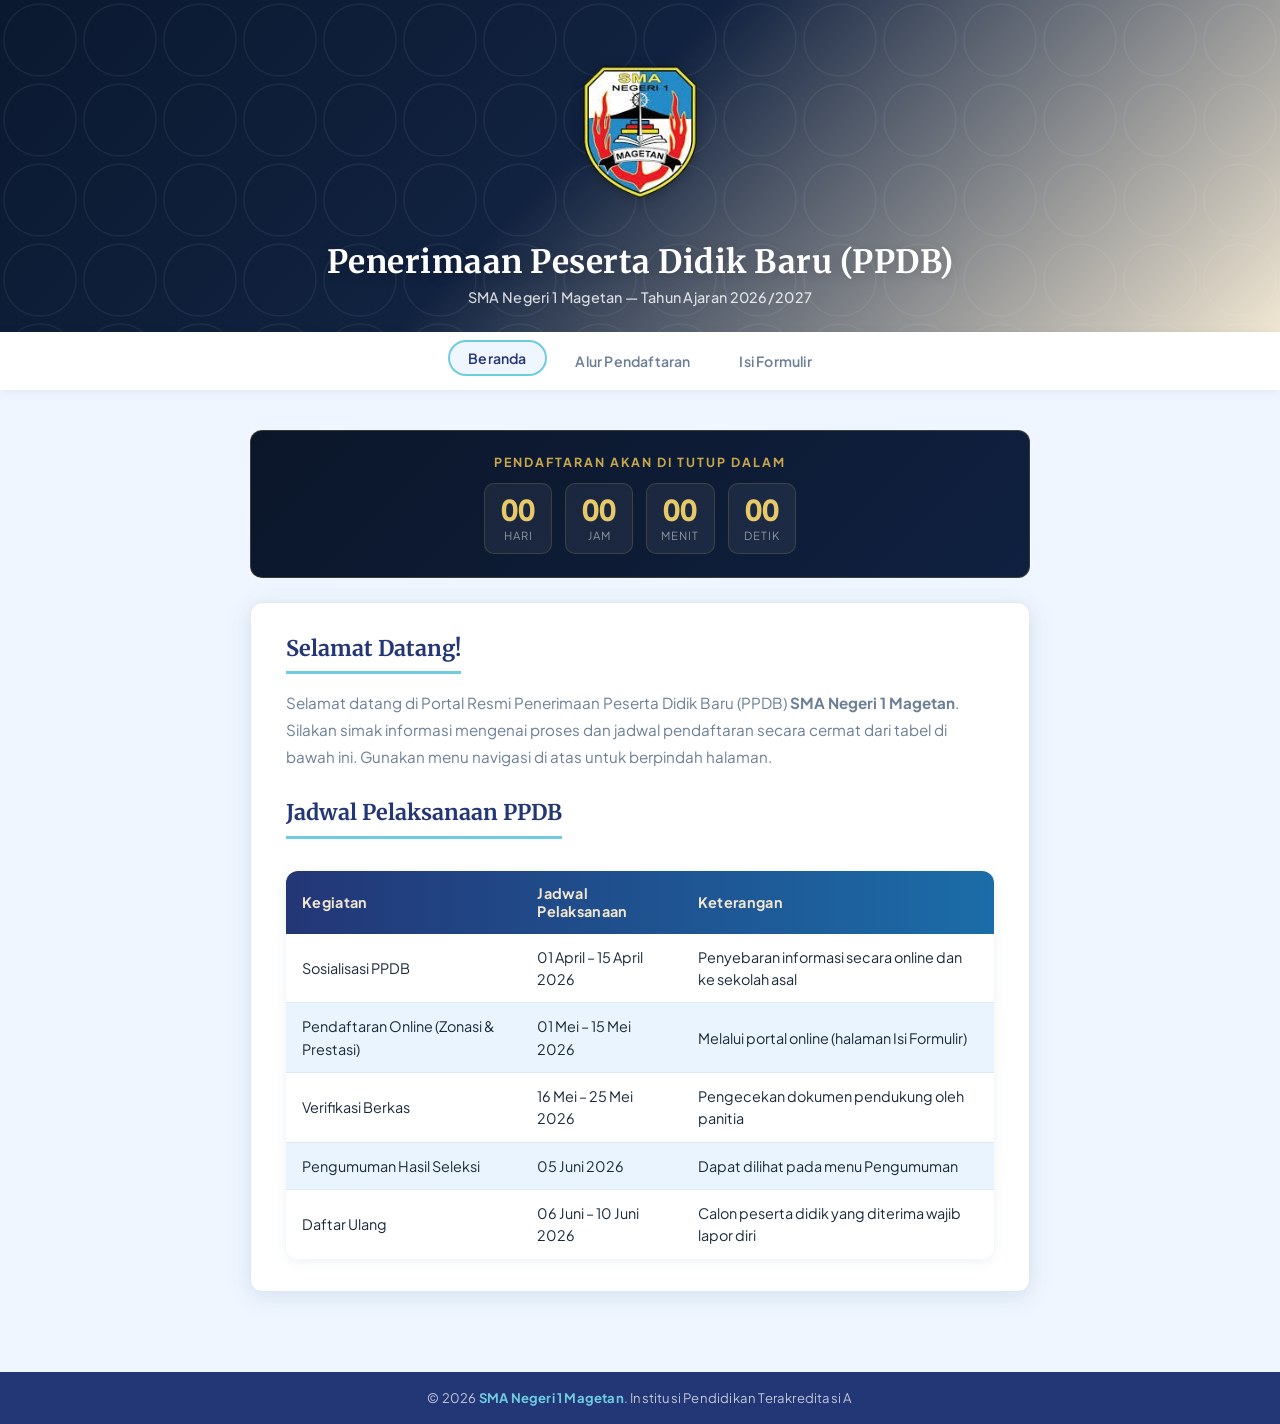
<file: uts-dpw-253307027/index.html>
<!DOCTYPE html>
<html lang="id">
<head>
  <meta charset="UTF-8" />
  <meta name="viewport" content="width=device-width, initial-scale=1.0" />
  <title>Beranda — PPDB SMAN 1 MAGETAN</title>
  <link rel="stylesheet" href="asset/css/style.css" />

  <style>
    
    .countdown-wrap {
      background: linear-gradient(135deg, #0b1629, #0f2040);
      border-radius: 12px;
      padding: 1.4rem 1.2rem;
      text-align: center;
      margin-bottom: 1.5rem;
      border: 1px solid rgba(201,168,76,.25);
    }
    .countdown-wrap .cd-label {
      font-size: .78rem;
      font-weight: 700;
      letter-spacing: 2px;
      text-transform: uppercase;
      color: #c9a84c;
      margin-bottom: .8rem;
    }
    .countdown-boxes {
      display: flex;
      justify-content: center;
      gap: .8rem;
    }
    .cd-box {
      background: rgba(255,255,255,.06);
      border: 1px solid rgba(201,168,76,.2);
      border-radius: 10px;
      padding: .7rem .9rem;
      min-width: 68px;
    }
    .cd-box .cd-num {
      font-size: 1.8rem;
      font-weight: 900;
      color: #e8c96a;
      line-height: 1;
      font-variant-numeric: tabular-nums;
    }
    .cd-box .cd-unit {
      font-size: .7rem;
      color: rgba(255,255,255,.5);
      margin-top: .3rem;
      text-transform: uppercase;
      letter-spacing: 1px;
    }
  </style>
</head>
<body>

  <header>
    <img src="./asset/img/logo.png" alt="Logo Sekolah" class="logo-icon" />
    <h1>Penerimaan Peserta Didik Baru (PPDB)</h1>
    <p class="tagline">SMA Negeri 1 Magetan &mdash; Tahun Ajaran 2026/2027</p>
  </header>

  <nav>
    <a href="index.html">Beranda</a>
    <a href="alur.html">Alur Pendaftaran</a>
    <a href="form.html">Isi Formulir</a>
  </nav>

  <main>

    
    <div class="countdown-wrap">
      <p class="cd-label"> Pendaftaran Akan di Tutup Dalam</p>
      <div class="countdown-boxes">
        <div class="cd-box">
          <div class="cd-num" id="cd-hari">--</div>
          <div class="cd-unit">Hari</div>
        </div>
        <div class="cd-box">
          <div class="cd-num" id="cd-jam">--</div>
          <div class="cd-unit">Jam</div>
        </div>
        <div class="cd-box">
          <div class="cd-num" id="cd-menit">--</div>
          <div class="cd-unit">Menit</div>
        </div>
        <div class="cd-box">
          <div class="cd-num" id="cd-detik">--</div>
          <div class="cd-unit">Detik</div>
        </div>
      </div>
    </div>

    
    <div class="card">

      <h2 class="section-title">Selamat Datang!</h2>
      <p class="welcome-text">
        Selamat datang di Portal Resmi Penerimaan Peserta Didik Baru (PPDB)
        <strong>SMA Negeri 1 Magetan</strong>. Silakan simak informasi mengenai
        proses dan jadwal pendaftaran secara cermat dari tabel di bawah ini.
        Gunakan menu navigasi di atas untuk berpindah halaman.
      </p>

      <h3 class="section-title">Jadwal Pelaksanaan PPDB</h3>

      <div class="table-wrapper">
        <table>
          <thead>
            <tr>
              <th>Kegiatan</th>
              <th>Jadwal Pelaksanaan</th>
              <th>Keterangan</th>
            </tr>
          </thead>
          <tbody>
            <tr>
              <td>Sosialisasi PPDB</td>
              <td>01 April – 15 April 2026</td>
              <td>Penyebaran informasi secara online dan ke sekolah asal</td>
            </tr>
            <tr>
              <td>Pendaftaran Online (Zonasi &amp; Prestasi)</td>
              <td>01 Mei – 15 Mei 2026</td>
              <td>Melalui portal online (halaman Isi Formulir)</td>
            </tr>
            <tr>
              <td>Verifikasi Berkas</td>
              <td>16 Mei – 25 Mei 2026</td>
              <td>Pengecekan dokumen pendukung oleh panitia</td>
            </tr>
            <tr>
              <td>Pengumuman Hasil Seleksi</td>
              <td>05 Juni 2026</td>
              <td>Dapat dilihat pada menu Pengumuman</td>
            </tr>
            <tr>
              <td>Daftar Ulang</td>
              <td>06 Juni – 10 Juni 2026</td>
              <td>Calon peserta didik yang diterima wajib lapor diri</td>
            </tr>
          </tbody>
        </table>
      </div>

    </div>
  </main>

  <footer>
    &copy; 2026 <span>SMA Negeri 1 Magetan</span>. Institusi Pendidikan Terakreditasi A
  </footer>

  <div id="toast"></div>

  <script src="asset/javascript/script.js"></script>

 
  <script>
    (function () {
      const target = new Date('2026-05-15T23:59:59').getTime();
      function pad(n) { return String(n).padStart(2, '0'); }
      function tick() {
        const diff = target - Date.now();
        if (diff <= 0) {
          ['cd-hari','cd-jam','cd-menit','cd-detik'].forEach(id => {
            document.getElementById(id).textContent = '00';
          });
          return;
        }
        document.getElementById('cd-hari').textContent   = pad(Math.floor(diff / 86400000));
        document.getElementById('cd-jam').textContent    = pad(Math.floor((diff % 86400000) / 3600000));
        document.getElementById('cd-menit').textContent  = pad(Math.floor((diff % 3600000) / 60000));
        document.getElementById('cd-detik').textContent  = pad(Math.floor((diff % 60000) / 1000));
      }
      tick();
      setInterval(tick, 1000);
    })();
  </script>

</body>
</html>
</file>
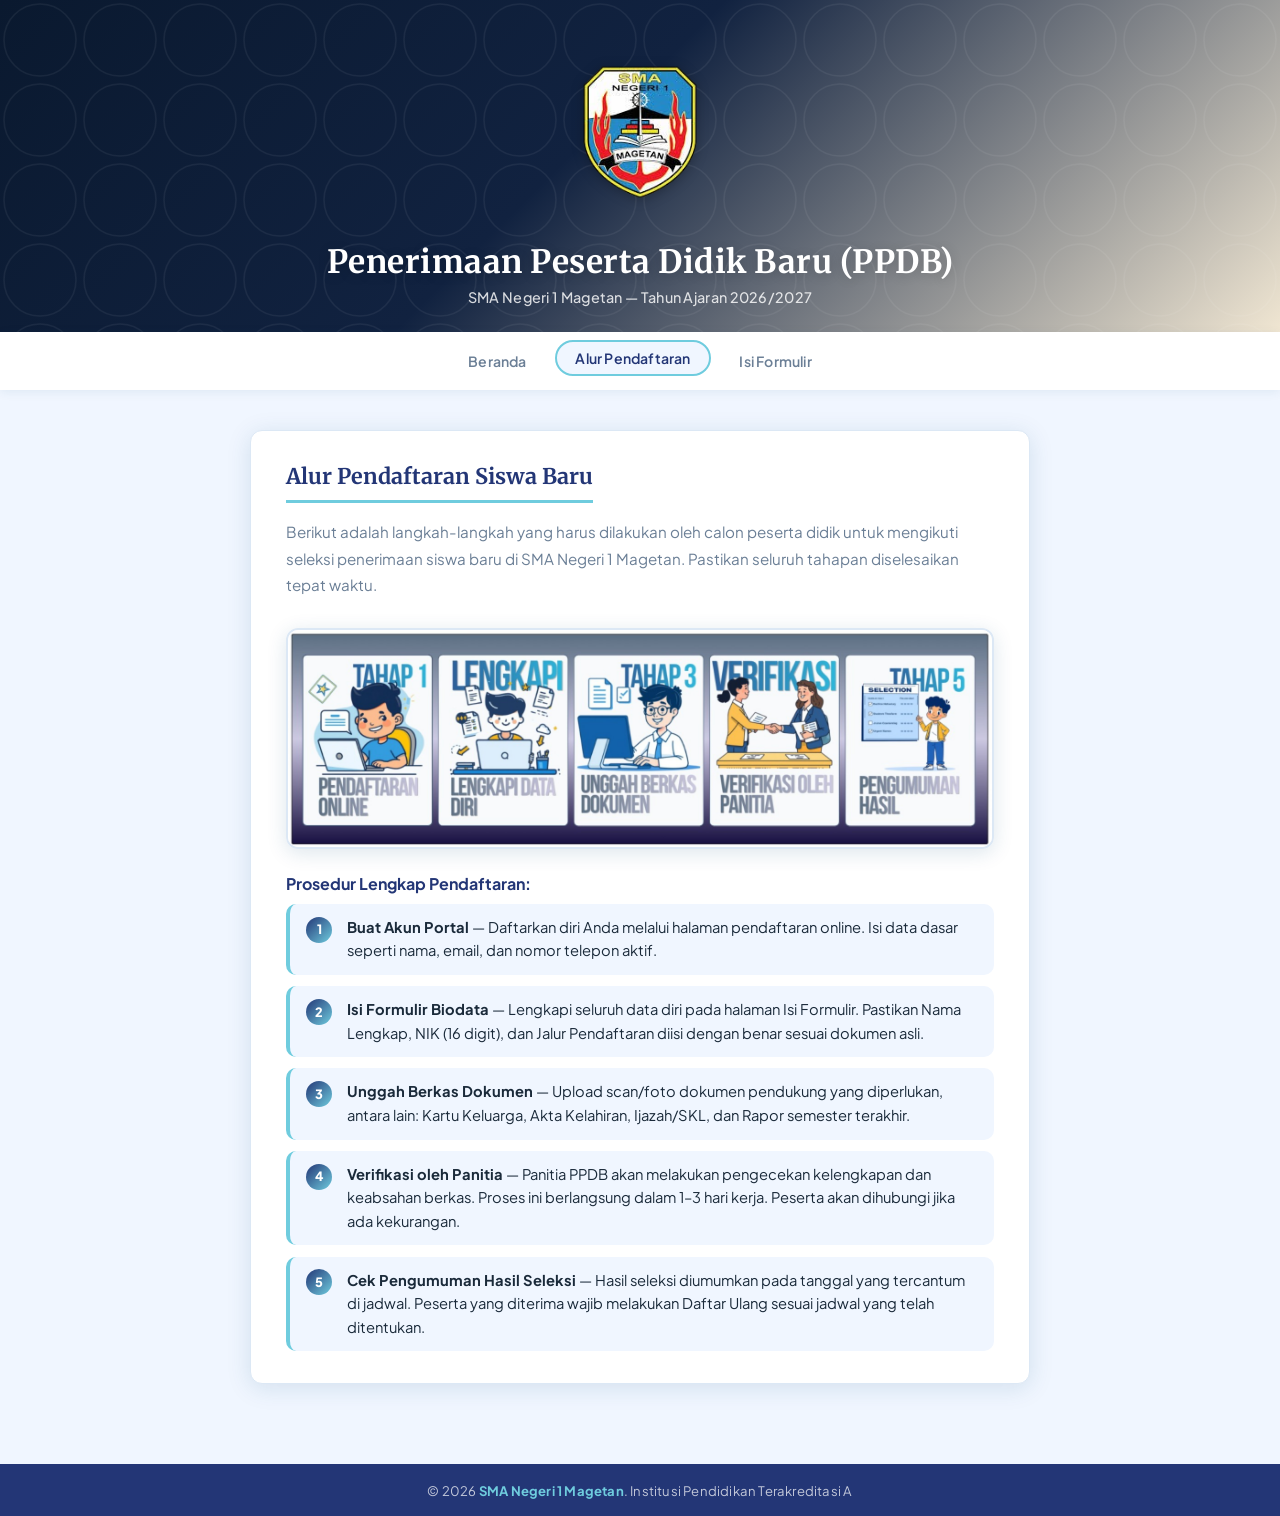
<file: uts-dpw-253307027/alur.html>
<!DOCTYPE html>
<html lang="id">
<head>
  <meta charset="UTF-8" />
  <meta name="viewport" content="width=device-width, initial-scale=1.0" />
  <title>Alur Pendaftaran — PPDB SMAN 1 MAGETAN</title>
  <link rel="stylesheet" href="asset/css/style.css" />
</head>
<body>

  
  <header>
        <img src="./asset/img/logo.png" alt="Logo Sekolah" class="logo-icon" />
    <h1>Penerimaan Peserta Didik Baru (PPDB)</h1>
    <p class="tagline">SMA Negeri 1 Magetan &mdash; Tahun Ajaran 2026/2027</p>
  </header>

  <nav>
    <a href="index.html">Beranda</a>
    <a href="alur.html">Alur Pendaftaran</a>
    <a href="form.html">Isi Formulir</a>
  </nav>

  
  <main>
    <div class="card">

      <h2 class="section-title">Alur Pendaftaran Siswa Baru</h2>
      <p class="welcome-text">
        Berikut adalah langkah-langkah yang harus dilakukan oleh calon peserta didik
        untuk mengikuti seleksi penerimaan siswa baru di SMA Negeri 1 Magetan.
        Pastikan seluruh tahapan diselesaikan tepat waktu.
      </p>

      <div class="alur-img-wrap">
        <img
          src="./asset/img/alur.jpeg"
          alt="Ilustrasi Alur Pendaftaran PPDB Sekolah Global Nusantara"
        />
      </div>

      
      <p class="steps-title"> Prosedur Lengkap Pendaftaran:</p>
      <ol class="steps">
        <li>
          <div>
            <strong>Buat Akun Portal</strong> — Daftarkan diri Anda melalui halaman pendaftaran
            online. Isi data dasar seperti nama, email, dan nomor telepon aktif.
          </div>
        </li>
        <li>
          <div>
            <strong>Isi Formulir Biodata</strong> — Lengkapi seluruh data diri pada halaman
            Isi Formulir. Pastikan Nama Lengkap, NIK (16 digit), dan Jalur Pendaftaran diisi
            dengan benar sesuai dokumen asli.
          </div>
        </li>
        <li>
          <div>
            <strong>Unggah Berkas Dokumen</strong> — Upload scan/foto dokumen pendukung yang
            diperlukan, antara lain: Kartu Keluarga, Akta Kelahiran, Ijazah/SKL, dan
            Rapor semester terakhir.
          </div>
        </li>
        <li>
          <div>
            <strong>Verifikasi oleh Panitia</strong> — Panitia PPDB akan melakukan pengecekan
            kelengkapan dan keabsahan berkas. Proses ini berlangsung dalam 1–3 hari kerja.
            Peserta akan dihubungi jika ada kekurangan.
          </div>
        </li>
        <li>
          <div>
            <strong>Cek Pengumuman Hasil Seleksi</strong> — Hasil seleksi diumumkan pada
            tanggal yang tercantum di jadwal. Peserta yang diterima wajib melakukan
            Daftar Ulang sesuai jadwal yang telah ditentukan.
          </div>
        </li>
      </ol>

    </div>
  </main>

  
  <footer>
    &copy; 2026 <span>SMA Negeri 1 Magetan</span>. Institusi Pendidikan Terakreditasi A
  </footer>

  <div id="toast"></div>
  <script src="asset/javascript/script.js"></script>
</body>
</html>
</file>
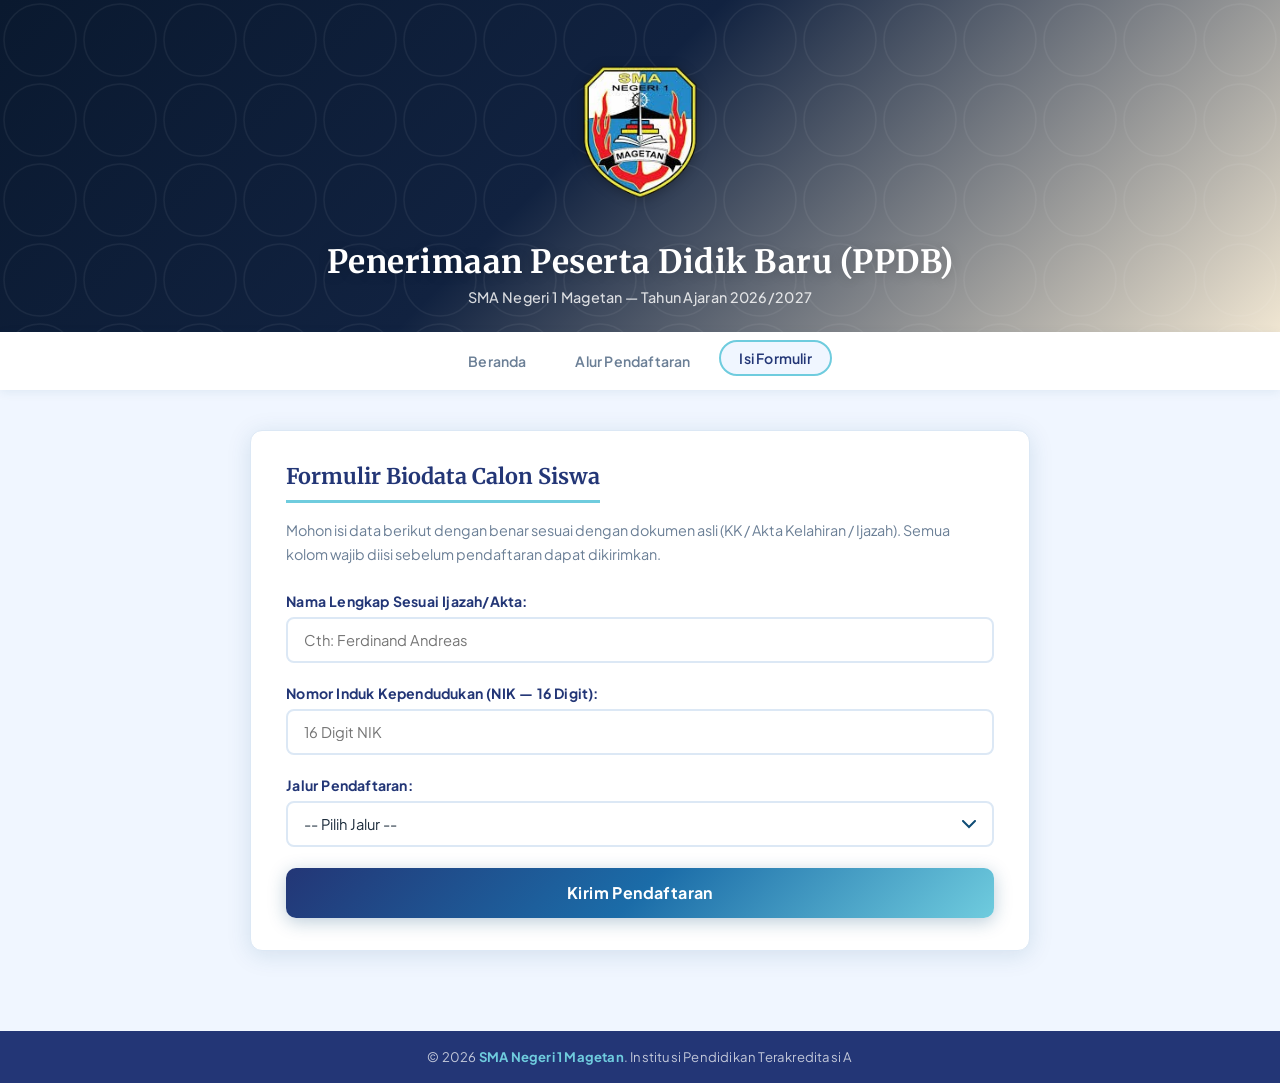
<file: uts-dpw-253307027/form.html>
<!DOCTYPE html>
<html lang="id">
<head>
  <meta charset="UTF-8" />
  <meta name="viewport" content="width=device-width, initial-scale=1.0" />
  <title>Isi Formulir — PPDB SMAN 1 MAGETAN</title>
  <link rel="stylesheet" href="asset/css/style.css" />
</head>
<body>

  
  <header>
    <img src="./asset/img/logo.png" alt="Logo Sekolah" class="logo-icon" />
    <h1>Penerimaan Peserta Didik Baru (PPDB)</h1>
    <p class="tagline">SMA Negeri 1 Magetan &mdash; Tahun Ajaran 2026/2027</p>
  </header>

  
  <nav>
    <a href="index.html">Beranda</a>
    <a href="alur.html">Alur Pendaftaran</a>
    <a href="form.html">Isi Formulir</a>
  </nav>

  
  <main>
    <div class="card">

      <h2 class="section-title">Formulir Biodata Calon Siswa</h2>
      <p class="form-desc">
        Mohon isi data berikut dengan benar sesuai dengan dokumen asli (KK / Akta Kelahiran / Ijazah).
        Semua kolom wajib diisi sebelum pendaftaran dapat dikirimkan.
      </p>

      
      <form id="form-ppdb" novalidate>

        
        <div class="form-group">
          <label for="nama">Nama Lengkap Sesuai Ijazah/Akta:</label>
          <input
            type="text"
            id="nama"
            name="nama"
            placeholder="Cth: Ferdinand Andreas"
            autocomplete="name"
          />
        </div>

        
        <div class="form-group">
          <label for="nik">Nomor Induk Kependudukan (NIK &mdash; 16 Digit):</label>
          <input
            type="number"
            id="nik"
            name="nik"
            placeholder="16 Digit NIK"
            min="0"
          />
        </div>

        
        <div class="form-group">
          <label for="jalur">Jalur Pendaftaran:</label>
          <select id="jalur" name="jalur">
            <option value="">-- Pilih Jalur --</option>
            <option value="zonasi">Zonasi</option>
            <option value="prestasi">Prestasi</option>
            <option value="afirmasi">Afirmasi</option>
            <option value="mutasi">Perpindahan Tugas Orang Tua / Mutasi</option>
          </select>
        </div>

        
        <button type="button" id="btn-kirim" class="btn-submit">
          Kirim Pendaftaran
        </button>

      </form>

    </div>
  </main>


  <footer>
    &copy; 2026 <span>SMA Negeri 1 Magetan</span>. Institusi Pendidikan Terakreditasi A
  </footer>

 
  <div id="toast"></div>

  <script src="asset/javascript/script.js"></script>
</body>
</html>
</file>
<file: uts-dpw-253307027/asset/css/style.css>
@import url('https://fonts.googleapis.com/css2?family=Plus+Jakarta+Sans:wght@400;500;600;700;800&family=Merriweather:wght@400;700&display=swap');


:root {
  --primary:   #233676;
  --secondary: #1b6ca8;
  --accent:    #6fccde;
  --accent2:   #f7b731;
  --light:     #f0f6ff;
  --white:     #ffffff;
  --text:      #1a2a3a;
  --muted:     #6b7f96;
  --border:    #dce8f5;
  --shadow:    0 4px 24px rgba(15,76,117,.13);
  --radius:    12px;
  --transition: .28s cubic-bezier(.4,0,.2,1);
}


*, *::before, *::after { box-sizing: border-box; margin: 0; padding: 0; }

html { scroll-behavior: smooth; }

body {
  font-family: 'Plus Jakarta Sans', sans-serif;
  background: var(--light);
  color: var(--text);
  min-height: 100vh;
  display: flex;
  flex-direction: column;
}

a { text-decoration: none; color: inherit; }
img { max-width: 100%; display: block; }
ul, ol { padding-left: 1.4rem; }


header {
  background: linear-gradient(135deg, #0a192f 0%, #112240 45%, #f0e6d2 100%);
  padding: 2rem 1.5rem 1.6rem;
  text-align: center;
  position: relative;
  overflow: hidden;
  box-shadow: 0 6px 28px rgba(15,76,117,.28);
}

header::before {
  content: '';
  position: absolute;
  inset: 0;
  background: url("data:image/svg+xml,%3Csvg width='80' height='80' viewBox='0 0 80 80' xmlns='http://www.w3.org/2000/svg'%3E%3Ccircle cx='40' cy='40' r='36' stroke='rgba(255,255,255,.06)' stroke-width='1.5' fill='none'/%3E%3C/svg%3E") repeat;
  pointer-events: none;
}

header .logo-icon {
  font-size: 2.2rem;
  display: inline-block;
  margin-bottom: .4rem;
  filter: drop-shadow(0 2px 6px rgba(0,0,0,.2));
}

header h1 {
  font-family: 'Merriweather', serif;
  font-size: clamp(1.3rem, 3vw, 2rem);
  font-weight: 700;
  color: var(--white);
  letter-spacing: .5px;
  text-shadow: 0 2px 12px rgba(0,0,0,.18);
}

header p.tagline {
  font-size: .9rem;
  color: rgba(255,255,255,.82);
  margin-top: .35rem;
  font-weight: 500;
  letter-spacing: .3px;
}


nav {
  background: var(--white);
  display: flex;
  justify-content: center;
  gap: .5rem;
  padding: .7rem 1.5rem;
  box-shadow: 0 2px 10px rgba(15,76,117,.08);
  position: sticky;
  top: 0;
  z-index: 100;
}

nav a {
  font-size: .88rem;
  font-weight: 600;
  color: var(--muted);
  padding: .45rem 1.15rem;
  border-radius: 30px;
  letter-spacing: .2px;
  border: 2px solid transparent;
  transition: color var(--transition), background var(--transition), transform var(--transition), border-color var(--transition);
}

nav a:hover,
nav a.active {
  color: var(--primary);
  background: var(--light);
  border-color: var(--accent);
  transform: translateY(-3px);
}


main {
  flex: 1;
  max-width: 820px;
  width: 100%;
  margin: 2.5rem auto;
  padding: 0 1.25rem 2.5rem;
}


.card {
  background: var(--white);
  border-radius: var(--radius);
  box-shadow: var(--shadow);
  padding: 2rem 2.2rem;
  border: 1px solid var(--border);
}


.section-title {
  font-family: 'Merriweather', serif;
  font-size: 1.35rem;
  font-weight: 700;
  color: var(--primary);
  padding-bottom: .6rem;
  border-bottom: 3px solid var(--accent);
  margin-bottom: 1rem;
  display: inline-block;
}

.welcome-text {
  color: var(--muted);
  line-height: 1.75;
  margin-bottom: 1.8rem;
  font-size: .95rem;
}


.table-wrapper {
  overflow-x: auto;
  border-radius: var(--radius);
  box-shadow: 0 2px 12px rgba(15,76,117,.08);
  margin-top: 1rem;
}

table {
  width: 100%;
  border-collapse: collapse;
  font-size: .9rem;
}

thead tr {
  background: linear-gradient(90deg, var(--primary), var(--secondary));
  color: #f0e6d2;
}

thead th {
  padding: .85rem 1rem;
  text-align: left;
  font-weight: 700;
  letter-spacing: .3px;
}

tbody tr:nth-child(odd)  { background: var(--white); }
tbody tr:nth-child(even) { background: #eaf4ff; }

tbody tr {
  transition: background var(--transition);
}

tbody tr:hover { background: #d4ecff; }

tbody td {
  padding: .75rem 1rem;
  border-bottom: 1px solid var(--border);
  color: var(--text);
  line-height: 1.55;
}

tbody tr:last-child td { border-bottom: none; }


.alur-img-wrap {
  text-align: center;
  margin: 1.5rem 0;
}

.alur-img-wrap img {
  width: 900%;
  height: auto;
  border-radius: var(--radius);
  box-shadow: 0 4px 20px rgba(15,76,117,.14);
  display: block;
  border: 2px solid var(--border);
}

.steps-title {
  font-weight: 700;
  color: var(--primary);
  margin: 1.4rem 0 .6rem;
  font-size: 1rem;
}

ol.steps {
  counter-reset: step;
  list-style: none;
  padding: 0;
  display: flex;
  flex-direction: column;
  gap: .7rem;
}

ol.steps li {
  display: flex;
  align-items: flex-start;
  gap: .9rem;
  background: var(--light);
  border-radius: 10px;
  padding: .75rem 1rem;
  border-left: 4px solid var(--accent);
  font-size: .92rem;
  line-height: 1.6;
  counter-increment: step;
}

ol.steps li::before {
  content: counter(step);
  background: linear-gradient(135deg, var(--primary), var(--accent));
  color: var(--white);
  font-weight: 800;
  font-size: .8rem;
  min-width: 26px;
  height: 26px;
  border-radius: 50%;
  display: flex;
  align-items: center;
  justify-content: center;
  flex-shrink: 0;
  margin-top: .05rem;
}


.form-desc {
  color: var(--muted);
  font-size: .9rem;
  margin-bottom: 1.6rem;
  line-height: 1.65;
}

.form-group {
  margin-bottom: 1.3rem;
}

label {
  display: block;
  font-weight: 700;
  font-size: .88rem;
  color: var(--primary);
  margin-bottom: .45rem;
  letter-spacing: .2px;
}

input[type="text"],
input[type="number"],
select {
  width: 100%;
  padding: .75rem 1rem;
  border: 2px solid var(--border);
  border-radius: 8px;
  font-family: 'Plus Jakarta Sans', sans-serif;
  font-size: .92rem;
  color: var(--text);
  background: var(--white);
  transition: border-color var(--transition), box-shadow var(--transition);
  outline: none;
  appearance: none;
  -webkit-appearance: none;
}

/* Glow / Box-Shadow on Focus */
input[type="text"]:focus,
input[type="number"]:focus,
select:focus {
  border-color: var(--accent);
  box-shadow: 0 0 0 4px rgba(0,201,167,.22), 0 2px 16px rgba(0,201,167,.18);
}

select {
  background-image: url("data:image/svg+xml,%3Csvg xmlns='http://www.w3.org/2000/svg' width='14' height='9'%3E%3Cpath d='M1 1l6 6 6-6' stroke='%230f4c75' stroke-width='2' fill='none' stroke-linecap='round'/%3E%3C/svg%3E");
  background-repeat: no-repeat;
  background-position: right 1rem center;
  padding-right: 2.5rem;
  cursor: pointer;
}

/* Submit Button */
.btn-submit {
  display: block;
  width: 100%;
  padding: .9rem 1.5rem;
  background: linear-gradient(135deg, var(--primary) 0%, var(--secondary) 50%, var(--accent) 100%);
  color: var(--white);
  font-family: 'Plus Jakarta Sans', sans-serif;
  font-size: 1rem;
  font-weight: 700;
  border: none;
  border-radius: 10px;
  cursor: pointer;
  letter-spacing: .4px;
  margin-top: .6rem;
  transition: transform var(--transition), box-shadow var(--transition), filter var(--transition);
  box-shadow: 0 4px 18px rgba(15,76,117,.28);
}

.btn-submit:hover {
  transform: translateY(-4px);
  box-shadow: 0 10px 32px rgba(0,201,167,.35);
  filter: brightness(1.07);
}

.btn-submit:active {
  transform: translateY(-1px);
}


#toast {
  position: fixed;
  bottom: 2.2rem;
  left: 50%;
  transform: translateX(-50%) translateY(40px);
  background: var(--white);
  color: var(--text);
  padding: .85rem 1.6rem;
  border-radius: 50px;
  box-shadow: 0 8px 32px rgba(15,76,117,.22);
  font-size: .9rem;
  font-weight: 600;
  display: flex;
  align-items: center;
  gap: .6rem;
  z-index: 999;
  opacity: 0;
  pointer-events: none;
  transition: opacity .35s ease, transform .35s ease;
  border-left: 5px solid var(--accent);
  white-space: nowrap;
  max-width: 90vw;
}

#toast.show {
  opacity: 1;
  transform: translateX(-50%) translateY(0);
  pointer-events: auto;
}

#toast.toast-error {
  border-left-color: #e74c3c;
}

#toast .toast-icon { font-size: 1.1rem; }


footer {
  background: var(--primary);
  color: rgba(255,255,255,.72);
  text-align: center;
  padding: 1.1rem 1.5rem;
  font-size: .82rem;
  letter-spacing: .2px;
  margin-top: auto;
}

footer span { color: var(--accent); font-weight: 700; }


@media (max-width: 600px) {
  .card { padding: 1.4rem 1.1rem; }
  nav { gap: .2rem; }
  nav a { padding: .4rem .8rem; font-size: .8rem; }
  header h1 { font-size: 1.15rem; }
}

header img.logo-icon {
  width: 200px;
  height: 200px;
  object-fit: contain;
  margin-bottom: .4rem;
  filter: drop-shadow(0 2px 6px rgba(0,0,0,.25));
}
</file>
